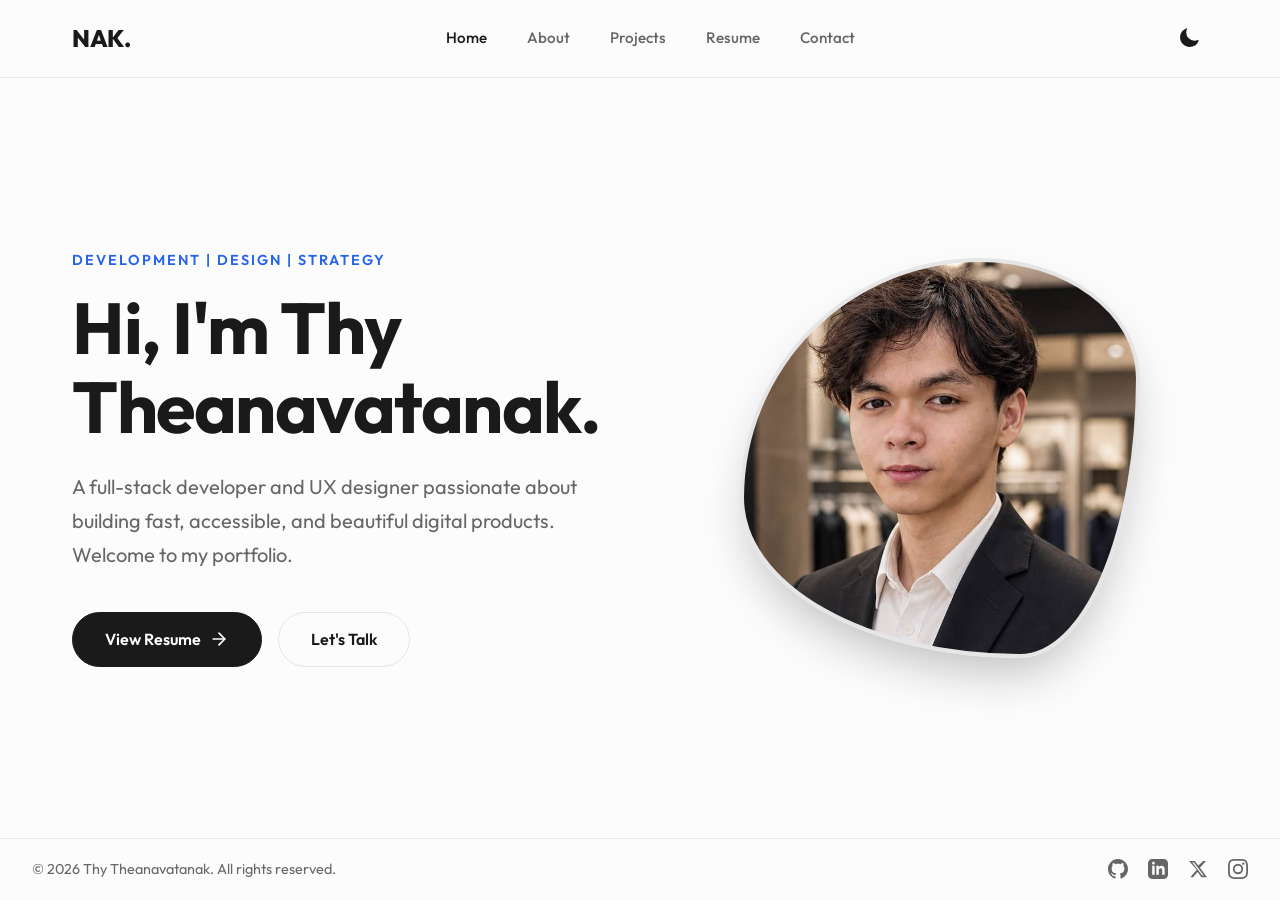
<file: index.html>
<!doctype html>
<html lang="en" data-theme="dark">
  <head>
    <meta charset="UTF-8" />
    <meta name="viewport" content="width=device-width, initial-scale=1" />
    <title>Thy Theanavatanak | Full-Stack Developer & UX Designer</title>
    <!-- SEO -->
    <meta name="description" content="Thy Theanavatanak is a full-stack developer and UX designer crafting clean, performant web experiences. Available for freelance and full-time opportunities." />
    <meta name="author" content="Thy Theanavatanak" />
    <meta name="robots" content="index, follow" />
    <link rel="canonical" href="https://your-username.github.io/portfolio/" />
    <!-- Open Graph -->
    <meta property="og:title" content="Thy Theanavatanak | Full-Stack Developer & UX Designer" />
    <meta property="og:description" content="Full-stack developer and UX designer building clean, performant web experiences." />
    <meta property="og:type" content="website" />
    <meta property="og:url" content="https://your-username.github.io/portfolio/" />
    <!-- Fonts -->
    <link rel="preconnect" href="https://fonts.googleapis.com" />
    <link rel="preconnect" href="https://fonts.gstatic.com" crossorigin />
    <link href="https://fonts.googleapis.com/css2?family=Outfit:wght@300;400;500;600;700;800&display=swap" rel="stylesheet" />
    <!-- Stylesheet -->
    <link rel="stylesheet" href="assets/css/styles.css" />
  </head>
  <body>
    <nav class="navbar" id="navbar">
      <div class="nav-container">
        <a href="index.html" class="nav-brand">NAK.</a>
        <div class="nav-links" id="nav-links">
          <a href="index.html" class="active">Home</a>
          <a href="about.html">About</a>
          <a href="projects.html">Projects</a>
          <a href="resume.html">Resume</a>
          <a href="contact.html">Contact</a>
        </div>
        <div class="nav-controls">
          <button class="theme-toggle" id="theme-toggle" aria-label="Toggle Theme">
            <svg id="theme-icon" xmlns="http://www.w3.org/2000/svg" viewBox="0 0 24 24">
              <path
                d="M12 2.25a.75.75 0 0 1 .75.75v2.25a.75.75 0 0 1-1.5 0V3a.75.75 0 0 1 .75-.75ZM7.5 12a4.5 4.5 0 1 1 9 0 4.5 4.5 0 0 1-9 0ZM18.894 6.166a.75.75 0 0 0-1.06-1.06l-1.591 1.59a.75.75 0 1 0 1.06 1.061l1.591-1.59ZM21.75 12a.75.75 0 0 1-.75.75h-2.25a.75.75 0 0 1 0-1.5H21a.75.75 0 0 1 .75.75ZM17.834 18.894a.75.75 0 0 0 1.06-1.06l-1.59-1.591a.75.75 0 1 0-1.061 1.06l1.59 1.591ZM12 18.75a.75.75 0 0 1 .75.75V21a.75.75 0 0 1-1.5 0v-1.5a.75.75 0 0 1 .75-.75ZM6.166 18.894a.75.75 0 0 1-1.06-1.06l1.59-1.591a.75.75 0 1 1 1.061 1.06l-1.59 1.591ZM2.25 12a.75.75 0 0 1 .75-.75H5.25a.75.75 0 0 1 0 1.5H3a.75.75 0 0 1-.75-.75ZM6.166 6.166a.75.75 0 0 1 1.06-1.06l1.59 1.591a.75.75 0 1 1-1.061 1.06l-1.59-1.591Z"
              />
            </svg>
          </button>
          <button class="mobile-toggle" id="mobile-toggle" aria-label="Toggle Menu">
            <svg xmlns="http://www.w3.org/2000/svg" width="24" height="24" fill="none" viewBox="0 0 24 24" stroke="currentColor" stroke-width="2">
              <path stroke-linecap="round" stroke-linejoin="round" d="M4 6h16M4 12h16m-7 6h7" />
            </svg>
          </button>
        </div>
      </div>
    </nav>
    <main>
      <section class="hero">
        <div class="hero-content">
          <span class="hero-subtitle">Development | Design | Strategy</span>
          <h1 class="hero-title">Hi, I'm Thy Theanavatanak.</h1>
          <p class="hero-desc">A full-stack developer and UX designer passionate about building fast, accessible, and beautiful digital products. Welcome to my portfolio.</p>
          <div class="hero-actions">
            <a href="resume.html" class="btn-primary">
              View Resume
              <svg xmlns="http://www.w3.org/2000/svg" width="20" height="20" viewBox="0 0 24 24" fill="none" stroke="currentColor" stroke-width="2" stroke-linecap="round" stroke-linejoin="round">
                <line x1="5" y1="12" x2="19" y2="12"></line>
                <polyline points="12 5 19 12 12 19"></polyline>
              </svg>
            </a>
            <a href="contact.html" class="btn-secondary">Let's Talk</a>
          </div>
        </div>
        <div class="hero-image-wrapper">
          <img src="assets/images/profile.jpg" alt="Alex Rivera Profile" class="hero-image" />
        </div>
      </section>
    </main>
    <footer>
      <div class="footer-left">&copy; <span id="year">2026</span> Thy Theanavatanak. All rights reserved.</div>
      <div class="socials">
        <a href="https://github.com/your-username" target="_blank" rel="noopener noreferrer" aria-label="GitHub">
          <svg xmlns="http://www.w3.org/2000/svg" width="20" height="20" viewBox="0 0 24 24" fill="currentColor">
            <path
              d="M12 0c-6.626 0-12 5.373-12 12 0 5.302 3.438 9.8 8.207 11.387.599.111.793-.261.793-.577v-2.234c-3.338.726-4.033-1.416-4.033-1.416-.546-1.387-1.333-1.756-1.333-1.756-1.089-.745.083-.729.083-.729 1.205.084 1.839 1.237 1.839 1.237 1.07 1.834 2.807 1.304 3.492.997.107-.775.418-1.305.762-1.604-2.665-.305-5.467-1.334-5.467-5.931 0-1.311.469-2.381 1.236-3.221-.124-.303-.535-1.524.117-3.176 0 0 1.008-.322 3.301 1.23.957-.266 1.983-.399 3.003-.404 1.02.005 2.047.138 3.006.404 2.291-1.552 3.297-1.23 3.297-1.23.653 1.653.242 2.874.118 3.176.77.84 1.235 1.911 1.235 3.221 0 4.609-2.807 5.624-5.479 5.921.43.372.823 1.102.823 2.222v3.293c0 .319.192.694.801.576 4.765-1.589 8.199-6.086 8.199-11.386 0-6.627-5.373-12-12-12z"
            />
          </svg>
        </a>
        <a href="https://www.linkedin.com/in/your-username/" target="_blank" rel="noopener noreferrer" aria-label="LinkedIn">
          <svg xmlns="http://www.w3.org/2000/svg" width="20" height="20" viewBox="0 0 24 24" fill="currentColor"><path d="M19 0h-14c-2.761 0-5 2.239-5 5v14c0 2.761 2.239 5 5 5h14c2.762 0 5-2.239 5-5v-14c0-2.761-2.238-5-5-5zm-11 19h-3v-11h3v11zm-1.5-12.268c-.966 0-1.75-.79-1.75-1.764s.784-1.764 1.75-1.764 1.75.79 1.75 1.764-.783 1.764-1.75 1.764zm13.5 12.268h-3v-5.604c0-3.368-4-3.113-4 0v5.604h-3v-11h3v1.765c1.396-2.586 7-2.777 7 2.476v6.759z" /></svg>
        </a>
        <a href="https://twitter.com/your-username" target="_blank" rel="noopener noreferrer" aria-label="Twitter / X">
          <svg xmlns="http://www.w3.org/2000/svg" width="20" height="20" viewBox="0 0 24 24" fill="currentColor"><path d="M18.244 2.25h3.308l-7.227 8.26 8.502 11.24H16.17l-4.714-6.231-5.401 6.231H2.741l7.73-8.835L1.254 2.25H8.08l4.259 5.622 5.905-5.622Zm-1.161 17.52h1.833L7.084 4.126H5.117z" /></svg>
        </a>
        <a href="https://instagram.com/your-username" target="_blank" rel="noopener noreferrer" aria-label="Instagram">
          <svg xmlns="http://www.w3.org/2000/svg" width="20" height="20" viewBox="0 0 24 24" fill="currentColor">
            <path
              d="M12 2.163c3.204 0 3.584.012 4.85.07 3.252.148 4.771 1.691 4.919 4.919.058 1.265.069 1.645.069 4.849 0 3.205-.012 3.584-.069 4.849-.149 3.225-1.664 4.771-4.919 4.919-1.266.058-1.644.07-4.85.07-3.204 0-3.584-.012-4.849-.07-3.26-.149-4.771-1.699-4.919-4.92-.058-1.265-.07-1.644-.07-4.849 0-3.204.013-3.583.07-4.849.149-3.227 1.664-4.771 4.919-4.919 1.266-.057 1.645-.069 4.849-.069zM12 0C8.741 0 8.333.014 7.053.072 2.695.272.273 2.69.073 7.052.014 8.333 0 8.741 0 12c0 3.259.014 3.668.072 4.948.2 4.358 2.618 6.78 6.98 6.98C8.333 23.986 8.741 24 12 24c3.259 0 3.668-.014 4.948-.072 4.354-.2 6.782-2.618 6.979-6.98.059-1.28.073-1.689.073-4.948 0-3.259-.014-3.667-.072-4.947-.196-4.354-2.617-6.78-6.979-6.98C15.668.014 15.259 0 12 0zm0 5.838a6.162 6.162 0 1 0 0 12.324 6.162 6.162 0 0 0 0-12.324zM12 16a4 4 0 1 1 0-8 4 4 0 0 1 0 8zm6.406-11.845a1.44 1.44 0 1 0 0 2.881 1.44 1.44 0 0 0 0-2.881z"
            />
          </svg>
        </a>
      </div>
    </footer>
    <script src="assets/js/scripts.js"></script>
  </body>
</html>
</file>
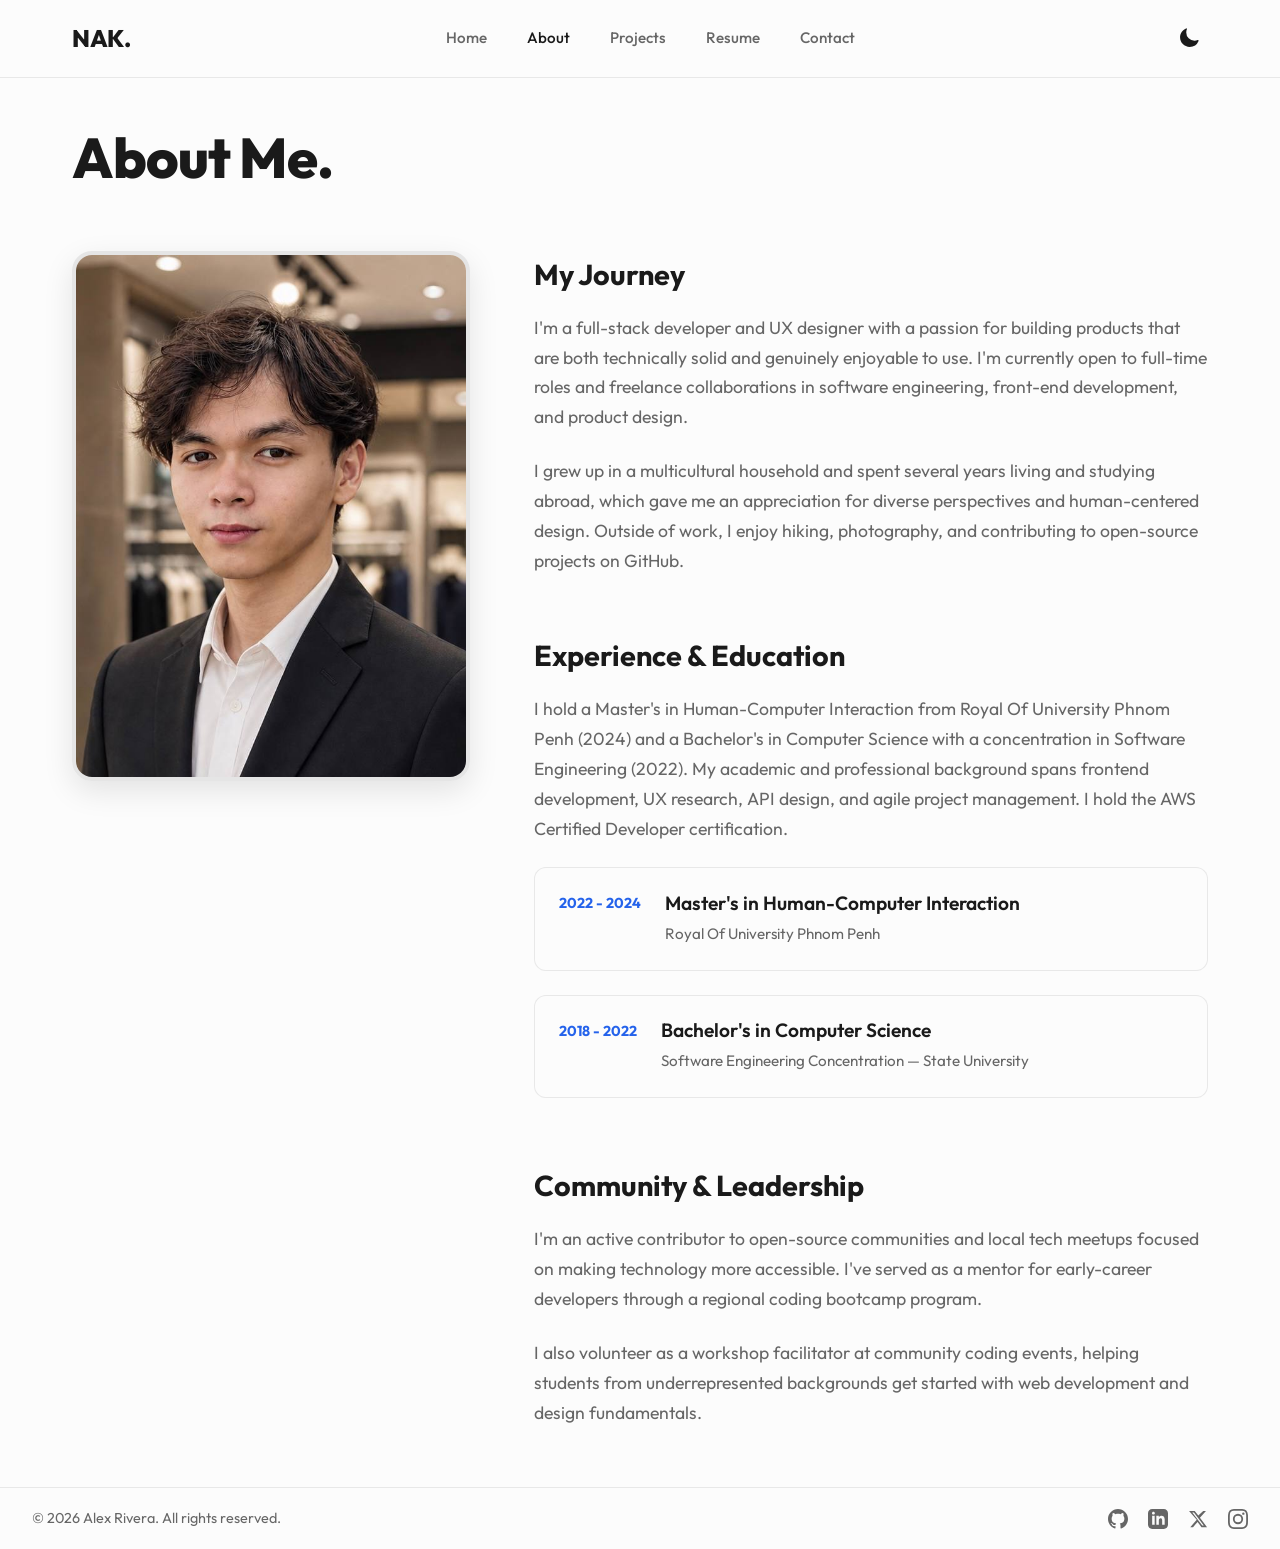
<file: about.html>
<!doctype html>
<html lang="en" data-theme="dark">
  <head>
    <meta charset="UTF-8" />
    <meta name="viewport" content="width=device-width, initial-scale=1" />
    <title>About | Thy Theanavatanak</title>
    <!-- SEO -->
    <meta name="description" content="Learn about Thy Theanavatanak — a full-stack developer and UX designer with a background in computer science, user experience, and product development." />
    <meta name="author" content="Thy Theanavatanak" />
    <meta name="robots" content="index, follow" />
    <link rel="canonical" href="https://your-username.github.io/portfolio/about.html" />
    <!-- Open Graph -->
    <meta property="og:title" content="About | Thy Theanavatanak" />
    <meta property="og:description" content="Learn about Thy Theanavatanak — a full-stack developer and UX designer with a background in computer science and product development." />
    <meta property="og:type" content="website" />
    <meta property="og:url" content="https://your-username.github.io/portfolio/about.html" />
    <!-- Fonts -->
    <link rel="preconnect" href="https://fonts.googleapis.com" />
    <link rel="preconnect" href="https://fonts.gstatic.com" crossorigin />
    <link href="https://fonts.googleapis.com/css2?family=Outfit:wght@300;400;500;600;700;800&display=swap" rel="stylesheet" />
    <!-- Stylesheet -->
    <link rel="stylesheet" href="assets/css/styles.css" />
  </head>
  <body>
    <nav class="navbar" id="navbar">
      <div class="nav-container">
        <a href="index.html" class="nav-brand">NAK.</a>
        <div class="nav-links" id="nav-links">
          <a href="index.html" class="active">Home</a>
          <a href="about.html">About</a>
          <a href="projects.html">Projects</a>
          <a href="resume.html">Resume</a>
          <a href="contact.html">Contact</a>
        </div>
        <div class="nav-controls">
          <button class="theme-toggle" id="theme-toggle" aria-label="Toggle Theme">
            <svg id="theme-icon" xmlns="http://www.w3.org/2000/svg" viewBox="0 0 24 24">
              <path
                d="M12 2.25a.75.75 0 0 1 .75.75v2.25a.75.75 0 0 1-1.5 0V3a.75.75 0 0 1 .75-.75ZM7.5 12a4.5 4.5 0 1 1 9 0 4.5 4.5 0 0 1-9 0ZM18.894 6.166a.75.75 0 0 0-1.06-1.06l-1.591 1.59a.75.75 0 1 0 1.06 1.061l1.591-1.59ZM21.75 12a.75.75 0 0 1-.75.75h-2.25a.75.75 0 0 1 0-1.5H21a.75.75 0 0 1 .75.75ZM17.834 18.894a.75.75 0 0 0 1.06-1.06l-1.59-1.591a.75.75 0 1 0-1.061 1.06l1.59 1.591ZM12 18.75a.75.75 0 0 1 .75.75V21a.75.75 0 0 1-1.5 0v-1.5a.75.75 0 0 1 .75-.75ZM6.166 18.894a.75.75 0 0 1-1.06-1.06l1.59-1.591a.75.75 0 1 1 1.061 1.06l-1.59 1.591ZM2.25 12a.75.75 0 0 1 .75-.75H5.25a.75.75 0 0 1 0 1.5H3a.75.75 0 0 1-.75-.75ZM6.166 6.166a.75.75 0 0 1 1.06-1.06l1.59 1.591a.75.75 0 1 1-1.061 1.06l-1.59-1.591Z"
              />
            </svg>
          </button>
          <button class="mobile-toggle" id="mobile-toggle" aria-label="Toggle Menu">
            <svg xmlns="http://www.w3.org/2000/svg" width="24" height="24" fill="none" viewBox="0 0 24 24" stroke="currentColor" stroke-width="2">
              <path stroke-linecap="round" stroke-linejoin="round" d="M4 6h16M4 12h16m-7 6h7" />
            </svg>
          </button>
        </div>
      </div>
    </nav>
    <main class="page-main">
      <div class="page-container">
        <h1 class="page-title">About Me.</h1>
        <div class="about-grid">
          <div class="about-image-col">
            <div class="image-stack">
              <img src="assets/images/profile.jpg" alt="Alex Rivera" class="stack-img main-img" loading="lazy" />
            </div>
          </div>
          <div class="about-text-col">
            <h2 class="section-heading">My Journey</h2>
            <p class="section-text">I'm a full-stack developer and UX designer with a passion for building products that are both technically solid and genuinely enjoyable to use. I'm currently open to full-time roles and freelance collaborations in software engineering, front-end development, and product design.</p>
            <p class="section-text">I grew up in a multicultural household and spent several years living and studying abroad, which gave me an appreciation for diverse perspectives and human-centered design. Outside of work, I enjoy hiking, photography, and contributing to open-source projects on GitHub.</p>
            <h2 class="section-heading mt-2">Experience &amp; Education</h2>
            <p class="section-text">I hold a Master's in Human-Computer Interaction from Royal Of University Phnom Penh (2024) and a Bachelor's in Computer Science with a concentration in Software Engineering (2022). My academic and professional background spans frontend development, UX research, API design, and agile project management. I hold the AWS Certified Developer certification.</p>
            <!-- <div class="carousel" id="carousel">
              <div class="carousel-slides" id="carousel-slides">
                <img src="assets/images/workspace.jpg" alt="Modern tech office workspace" class="carousel-slide" loading="lazy" />
                <img src="assets/images/team-collaboration.jpg" alt="Team collaboration and brainstorming" class="carousel-slide" loading="lazy" />
                <img src="assets/images/tech-conference.jpg" alt="Tech conference and professional development" class="carousel-slide" loading="lazy" />
              </div>
              <div class="carousel-controls">
                <button class="carousel-btn" id="prev" aria-label="Previous Slide">
                  <svg xmlns="http://www.w3.org/2000/svg" width="24" height="24" viewBox="0 0 24 24" fill="none" stroke="currentColor" stroke-width="2" stroke-linecap="round" stroke-linejoin="round" data-lucide="chevron-left" aria-hidden="true" style="width: 18px; height: 18px" class="lucide lucide-chevron-left"><path d="m15 18-6-6 6-6"></path></svg>
                </button>
                <button class="carousel-btn" id="next" aria-label="Next Slide">
                  <svg xmlns="http://www.w3.org/2000/svg" width="24" height="24" viewBox="0 0 24 24" fill="none" stroke="currentColor" stroke-width="2" stroke-linecap="round" stroke-linejoin="round" data-lucide="chevron-right" aria-hidden="true" style="width: 18px; height: 18px" class="lucide lucide-chevron-right"><path d="m9 18 6-6-6-6"></path></svg>
                </button>
              </div>
            </div> -->
            <div class="experience-list">
              <div class="exp-item">
                <span class="exp-year">2022 - 2024</span>
                <div class="exp-details">
                  <h3>Master's in Human-Computer Interaction</h3>
                  <p>Royal Of University Phnom Penh</p>
                </div>
              </div>
              <div class="exp-item">
                <span class="exp-year">2018 - 2022</span>
                <div class="exp-details">
                  <h3>Bachelor's in Computer Science</h3>
                  <p>Software Engineering Concentration — State University</p>
                </div>
              </div>
            </div>
            <h2 class="section-heading mt-2">Community &amp; Leadership</h2>
            <p class="section-text">I'm an active contributor to open-source communities and local tech meetups focused on making technology more accessible. I've served as a mentor for early-career developers through a regional coding bootcamp program.</p>
            <p class="section-text">I also volunteer as a workshop facilitator at community coding events, helping students from underrepresented backgrounds get started with web development and design fundamentals.</p>
          </div>
        </div>
      </div>
    </main>
    <footer>
      <div class="footer-left">&copy; <span id="year">2026</span> Alex Rivera. All rights reserved.</div>
      <div class="socials">
        <a href="https://github.com/your-username" target="_blank" rel="noopener noreferrer" aria-label="GitHub">
          <svg xmlns="http://www.w3.org/2000/svg" width="20" height="20" viewBox="0 0 24 24" fill="currentColor">
            <path
              d="M12 0c-6.626 0-12 5.373-12 12 0 5.302 3.438 9.8 8.207 11.387.599.111.793-.261.793-.577v-2.234c-3.338.726-4.033-1.416-4.033-1.416-.546-1.387-1.333-1.756-1.333-1.756-1.089-.745.083-.729.083-.729 1.205.084 1.839 1.237 1.839 1.237 1.07 1.834 2.807 1.304 3.492.997.107-.775.418-1.305.762-1.604-2.665-.305-5.467-1.334-5.467-5.931 0-1.311.469-2.381 1.236-3.221-.124-.303-.535-1.524.117-3.176 0 0 1.008-.322 3.301 1.23.957-.266 1.983-.399 3.003-.404 1.02.005 2.047.138 3.006.404 2.291-1.552 3.297-1.23 3.297-1.23.653 1.653.242 2.874.118 3.176.77.84 1.235 1.911 1.235 3.221 0 4.609-2.807 5.624-5.479 5.921.43.372.823 1.102.823 2.222v3.293c0 .319.192.694.801.576 4.765-1.589 8.199-6.086 8.199-11.386 0-6.627-5.373-12-12-12z"
            />
          </svg>
        </a>
        <a href="https://www.linkedin.com/in/your-username/" target="_blank" rel="noopener noreferrer" aria-label="LinkedIn">
          <svg xmlns="http://www.w3.org/2000/svg" width="20" height="20" viewBox="0 0 24 24" fill="currentColor"><path d="M19 0h-14c-2.761 0-5 2.239-5 5v14c0 2.761 2.239 5 5 5h14c2.762 0 5-2.239 5-5v-14c0-2.761-2.238-5-5-5zm-11 19h-3v-11h3v11zm-1.5-12.268c-.966 0-1.75-.79-1.75-1.764s.784-1.764 1.75-1.764 1.75.79 1.75 1.764-.783 1.764-1.75 1.764zm13.5 12.268h-3v-5.604c0-3.368-4-3.113-4 0v5.604h-3v-11h3v1.765c1.396-2.586 7-2.777 7 2.476v6.759z" /></svg>
        </a>
        <a href="https://twitter.com/your-username" target="_blank" rel="noopener noreferrer" aria-label="Twitter / X">
          <svg xmlns="http://www.w3.org/2000/svg" width="20" height="20" viewBox="0 0 24 24" fill="currentColor"><path d="M18.244 2.25h3.308l-7.227 8.26 8.502 11.24H16.17l-4.714-6.231-5.401 6.231H2.741l7.73-8.835L1.254 2.25H8.08l4.259 5.622 5.905-5.622Zm-1.161 17.52h1.833L7.084 4.126H5.117z" /></svg>
        </a>
        <a href="https://instagram.com/your-username" target="_blank" rel="noopener noreferrer" aria-label="Instagram">
          <svg xmlns="http://www.w3.org/2000/svg" width="20" height="20" viewBox="0 0 24 24" fill="currentColor">
            <path
              d="M12 2.163c3.204 0 3.584.012 4.85.07 3.252.148 4.771 1.691 4.919 4.919.058 1.265.069 1.645.069 4.849 0 3.205-.012 3.584-.069 4.849-.149 3.225-1.664 4.771-4.919 4.919-1.266.058-1.644.07-4.85.07-3.204 0-3.584-.012-4.849-.07-3.26-.149-4.771-1.699-4.919-4.92-.058-1.265-.07-1.644-.07-4.849 0-3.204.013-3.583.07-4.849.149-3.227 1.664-4.771 4.919-4.919 1.266-.057 1.645-.069 4.849-.069zM12 0C8.741 0 8.333.014 7.053.072 2.695.272.273 2.69.073 7.052.014 8.333 0 8.741 0 12c0 3.259.014 3.668.072 4.948.2 4.358 2.618 6.78 6.98 6.98C8.333 23.986 8.741 24 12 24c3.259 0 3.668-.014 4.948-.072 4.354-.2 6.782-2.618 6.979-6.98.059-1.28.073-1.689.073-4.948 0-3.259-.014-3.667-.072-4.947-.196-4.354-2.617-6.78-6.979-6.98C15.668.014 15.259 0 12 0zm0 5.838a6.162 6.162 0 1 0 0 12.324 6.162 6.162 0 0 0 0-12.324zM12 16a4 4 0 1 1 0-8 4 4 0 0 1 0 8zm6.406-11.845a1.44 1.44 0 1 0 0 2.881 1.44 1.44 0 0 0 0-2.881z"
            />
          </svg>
        </a>
      </div>
    </footer>
    <script src="assets/js/scripts.js"></script>
  </body>
</html>
</file>
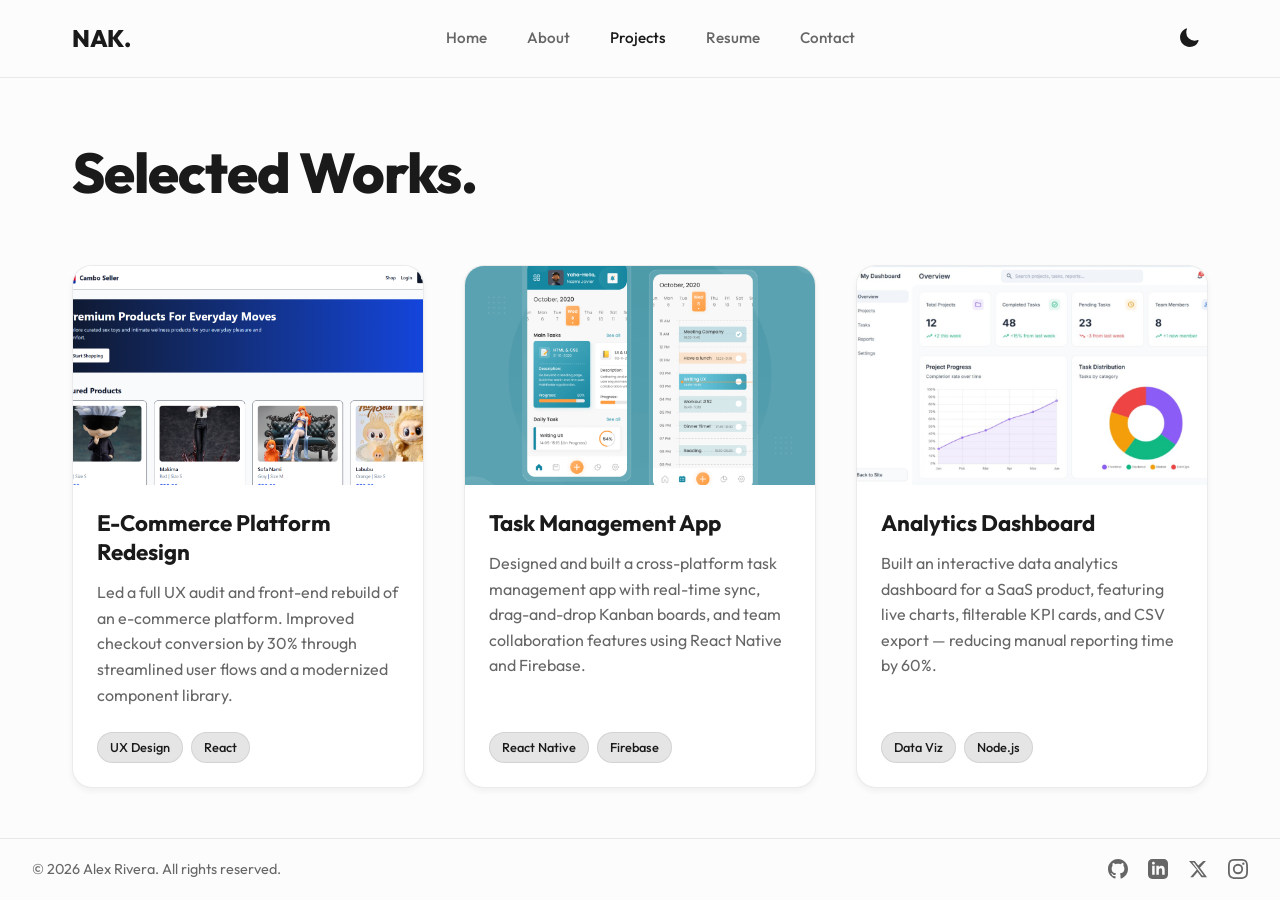
<file: projects.html>
<!doctype html>
<html lang="en" data-theme="dark">
  <head>
    <meta charset="UTF-8" />
    <meta name="viewport" content="width=device-width, initial-scale=1" />
    <title>Projects | Thy Theanavatanak</title>
    <!-- SEO -->
    <meta name="description" content="Browse Thy Theanavatanak's portfolio of development and design projects, including web applications, UI redesigns, and open-source contributions." />
    <meta name="author" content="Thy Theanavatanak" />
    <meta name="robots" content="index, follow" />
    <link rel="canonical" href="https://your-username.github.io/portfolio/projects.html" />
    <!-- Open Graph -->
    <meta property="og:title" content="Projects | Thy Theanavatanak" />
    <meta property="og:description" content="Browse Thy Theanavatanak's portfolio of development and design projects, including web applications, UI redesigns, and open-source contributions." />
    <meta property="og:type" content="website" />
    <meta property="og:url" content="https://your-username.github.io/portfolio/projects.html" />
    <!-- Fonts -->
    <link rel="preconnect" href="https://fonts.googleapis.com" />
    <link rel="preconnect" href="https://fonts.gstatic.com" crossorigin />
    <link href="https://fonts.googleapis.com/css2?family=Outfit:wght@300;400;500;600;700;800&display=swap" rel="stylesheet" />
    <!-- Stylesheet -->
    <link rel="stylesheet" href="assets/css/styles.css" />
  </head>
  <body>
    <nav class="navbar" id="navbar">
      <div class="nav-container">
        <a href="index.html" class="nav-brand">NAK.</a>
        <div class="nav-links" id="nav-links">
          <a href="index.html" class="active">Home</a>
          <a href="about.html">About</a>
          <a href="projects.html">Projects</a>
          <a href="resume.html">Resume</a>
          <a href="contact.html">Contact</a>
        </div>
        <div class="nav-controls">
          <button class="theme-toggle" id="theme-toggle" aria-label="Toggle Theme">
            <svg id="theme-icon" xmlns="http://www.w3.org/2000/svg" viewBox="0 0 24 24">
              <path
                d="M12 2.25a.75.75 0 0 1 .75.75v2.25a.75.75 0 0 1-1.5 0V3a.75.75 0 0 1 .75-.75ZM7.5 12a4.5 4.5 0 1 1 9 0 4.5 4.5 0 0 1-9 0ZM18.894 6.166a.75.75 0 0 0-1.06-1.06l-1.591 1.59a.75.75 0 1 0 1.06 1.061l1.591-1.59ZM21.75 12a.75.75 0 0 1-.75.75h-2.25a.75.75 0 0 1 0-1.5H21a.75.75 0 0 1 .75.75ZM17.834 18.894a.75.75 0 0 0 1.06-1.06l-1.59-1.591a.75.75 0 1 0-1.061 1.06l1.59 1.591ZM12 18.75a.75.75 0 0 1 .75.75V21a.75.75 0 0 1-1.5 0v-1.5a.75.75 0 0 1 .75-.75ZM6.166 18.894a.75.75 0 0 1-1.06-1.06l1.59-1.591a.75.75 0 1 1 1.061 1.06l-1.59 1.591ZM2.25 12a.75.75 0 0 1 .75-.75H5.25a.75.75 0 0 1 0 1.5H3a.75.75 0 0 1-.75-.75ZM6.166 6.166a.75.75 0 0 1 1.06-1.06l1.59 1.591a.75.75 0 1 1-1.061 1.06l-1.59-1.591Z"
              />
            </svg>
          </button>
          <button class="mobile-toggle" id="mobile-toggle" aria-label="Toggle Menu">
            <svg xmlns="http://www.w3.org/2000/svg" width="24" height="24" fill="none" viewBox="0 0 24 24" stroke="currentColor" stroke-width="2">
              <path stroke-linecap="round" stroke-linejoin="round" d="M4 6h16M4 12h16m-7 6h7" />
            </svg>
          </button>
        </div>
      </div>
    </nav>
    <main class="page-main">
      <div class="page-container">
        <h1 class="page-title">Selected Works.</h1>
        <div class="projects-grid">
          <!-- Project 1: E-commerce Platform Redesign -->
          <div class="project-card">
            <div class="project-img-wrapper">
              <img src="assets/images/Ecommerce.png" alt="E-commerce Platform Redesign" class="project-img" loading="lazy" />
              <div class="project-overlay">
                <a href="#" target="_blank" rel="noopener noreferrer" class="overlay-btn">
                  <svg xmlns="http://www.w3.org/2000/svg" width="18" height="18" viewBox="0 0 24 24" fill="none" stroke="currentColor" stroke-width="2" stroke-linecap="round" stroke-linejoin="round">
                    <path d="M10 13a5 5 0 0 0 7.54.54l3-3a5 5 0 0 0-7.07-7.07l-1.72 1.71"></path>
                    <path d="M14 11a5 5 0 0 0-7.54-.54l-3 3a5 5 0 0 0 7.07 7.07l1.71-1.71"></path>
                  </svg>
                  View Project
                </a>
              </div>
            </div>
            <div class="project-info">
              <h2 class="project-title">E-Commerce Platform Redesign</h2>
              <p class="project-desc">Led a full UX audit and front-end rebuild of an e-commerce platform. Improved checkout conversion by 30% through streamlined user flows and a modernized component library.</p>
              <div class="project-tags">
                <span class="tag">UX Design</span>
                <span class="tag">React</span>
              </div>
            </div>
          </div>
          <!-- Project 2: Task Management App -->
          <div class="project-card">
            <div class="project-img-wrapper">
              <img src="assets/images/task-management-app.png" alt="Task Management Mobile App" class="project-img" loading="lazy" />
              <div class="project-overlay">
                <a href="#" target="_blank" rel="noopener noreferrer" class="overlay-btn">
                  <svg xmlns="http://www.w3.org/2000/svg" width="18" height="18" viewBox="0 0 24 24" fill="none" stroke="currentColor" stroke-width="2" stroke-linecap="round" stroke-linejoin="round">
                    <path d="M10 13a5 5 0 0 0 7.54.54l3-3a5 5 0 0 0-7.07-7.07l-1.72 1.71"></path>
                    <path d="M14 11a5 5 0 0 0-7.54-.54l-3 3a5 5 0 0 0 7.07 7.07l1.71-1.71"></path>
                  </svg>
                  View Project
                </a>
              </div>
            </div>
            <div class="project-info">
              <h2 class="project-title">Task Management App</h2>
              <p class="project-desc">Designed and built a cross-platform task management app with real-time sync, drag-and-drop Kanban boards, and team collaboration features using React Native and Firebase.</p>
              <div class="project-tags">
                <span class="tag">React Native</span>
                <span class="tag">Firebase</span>
              </div>
            </div>
          </div>
          <!-- Project 3: Analytics Dashboard -->
          <div class="project-card">
            <div class="project-img-wrapper">
              <img src="assets/images/dash.png" alt="Analytics Dashboard" class="project-img" loading="lazy" />
              <div class="project-overlay">
                <a href="#" target="_blank" rel="noopener noreferrer" class="overlay-btn">
                  <svg xmlns="http://www.w3.org/2000/svg" width="18" height="18" viewBox="0 0 24 24" fill="none" stroke="currentColor" stroke-width="2" stroke-linecap="round" stroke-linejoin="round">
                    <path d="M10 13a5 5 0 0 0 7.54.54l3-3a5 5 0 0 0-7.07-7.07l-1.72 1.71"></path>
                    <path d="M14 11a5 5 0 0 0-7.54-.54l-3 3a5 5 0 0 0 7.07 7.07l1.71-1.71"></path>
                  </svg>
                  View Project
                </a>
              </div>
            </div>
            <div class="project-info">
              <h2 class="project-title">Analytics Dashboard</h2>
              <p class="project-desc">Built an interactive data analytics dashboard for a SaaS product, featuring live charts, filterable KPI cards, and CSV export — reducing manual reporting time by 60%.</p>
              <div class="project-tags">
                <span class="tag">Data Viz</span>
                <span class="tag">Node.js</span>
              </div>
            </div>
          </div>
        </div>
      </div>
    </main>
    <footer>
      <div class="footer-left">&copy; <span id="year">2026</span> Alex Rivera. All rights reserved.</div>
      <div class="socials">
        <a href="https://github.com/your-username" target="_blank" rel="noopener noreferrer" aria-label="GitHub">
          <svg xmlns="http://www.w3.org/2000/svg" width="20" height="20" viewBox="0 0 24 24" fill="currentColor">
            <path
              d="M12 0c-6.626 0-12 5.373-12 12 0 5.302 3.438 9.8 8.207 11.387.599.111.793-.261.793-.577v-2.234c-3.338.726-4.033-1.416-4.033-1.416-.546-1.387-1.333-1.756-1.333-1.756-1.089-.745.083-.729.083-.729 1.205.084 1.839 1.237 1.839 1.237 1.07 1.834 2.807 1.304 3.492.997.107-.775.418-1.305.762-1.604-2.665-.305-5.467-1.334-5.467-5.931 0-1.311.469-2.381 1.236-3.221-.124-.303-.535-1.524.117-3.176 0 0 1.008-.322 3.301 1.23.957-.266 1.983-.399 3.003-.404 1.02.005 2.047.138 3.006.404 2.291-1.552 3.297-1.23 3.297-1.23.653 1.653.242 2.874.118 3.176.77.84 1.235 1.911 1.235 3.221 0 4.609-2.807 5.624-5.479 5.921.43.372.823 1.102.823 2.222v3.293c0 .319.192.694.801.576 4.765-1.589 8.199-6.086 8.199-11.386 0-6.627-5.373-12-12-12z"
            />
          </svg>
        </a>
        <a href="https://www.linkedin.com/in/your-username/" target="_blank" rel="noopener noreferrer" aria-label="LinkedIn">
          <svg xmlns="http://www.w3.org/2000/svg" width="20" height="20" viewBox="0 0 24 24" fill="currentColor"><path d="M19 0h-14c-2.761 0-5 2.239-5 5v14c0 2.761 2.239 5 5 5h14c2.762 0 5-2.239 5-5v-14c0-2.761-2.238-5-5-5zm-11 19h-3v-11h3v11zm-1.5-12.268c-.966 0-1.75-.79-1.75-1.764s.784-1.764 1.75-1.764 1.75.79 1.75 1.764-.783 1.764-1.75 1.764zm13.5 12.268h-3v-5.604c0-3.368-4-3.113-4 0v5.604h-3v-11h3v1.765c1.396-2.586 7-2.777 7 2.476v6.759z" /></svg>
        </a>
        <a href="https://twitter.com/your-username" target="_blank" rel="noopener noreferrer" aria-label="Twitter / X">
          <svg xmlns="http://www.w3.org/2000/svg" width="20" height="20" viewBox="0 0 24 24" fill="currentColor"><path d="M18.244 2.25h3.308l-7.227 8.26 8.502 11.24H16.17l-4.714-6.231-5.401 6.231H2.741l7.73-8.835L1.254 2.25H8.08l4.259 5.622 5.905-5.622Zm-1.161 17.52h1.833L7.084 4.126H5.117z" /></svg>
        </a>
        <a href="https://instagram.com/your-username" target="_blank" rel="noopener noreferrer" aria-label="Instagram">
          <svg xmlns="http://www.w3.org/2000/svg" width="20" height="20" viewBox="0 0 24 24" fill="currentColor">
            <path
              d="M12 2.163c3.204 0 3.584.012 4.85.07 3.252.148 4.771 1.691 4.919 4.919.058 1.265.069 1.645.069 4.849 0 3.205-.012 3.584-.069 4.849-.149 3.225-1.664 4.771-4.919 4.919-1.266.058-1.644.07-4.85.07-3.204 0-3.584-.012-4.849-.07-3.26-.149-4.771-1.699-4.919-4.92-.058-1.265-.07-1.644-.07-4.849 0-3.204.013-3.583.07-4.849.149-3.227 1.664-4.771 4.919-4.919 1.266-.057 1.645-.069 4.849-.069zM12 0C8.741 0 8.333.014 7.053.072 2.695.272.273 2.69.073 7.052.014 8.333 0 8.741 0 12c0 3.259.014 3.668.072 4.948.2 4.358 2.618 6.78 6.98 6.98C8.333 23.986 8.741 24 12 24c3.259 0 3.668-.014 4.948-.072 4.354-.2 6.782-2.618 6.979-6.98.059-1.28.073-1.689.073-4.948 0-3.259-.014-3.667-.072-4.947-.196-4.354-2.617-6.78-6.979-6.98C15.668.014 15.259 0 12 0zm0 5.838a6.162 6.162 0 1 0 0 12.324 6.162 6.162 0 0 0 0-12.324zM12 16a4 4 0 1 1 0-8 4 4 0 0 1 0 8zm6.406-11.845a1.44 1.44 0 1 0 0 2.881 1.44 1.44 0 0 0 0-2.881z"
            />
          </svg>
        </a>
      </div>
    </footer>
    <script src="assets/js/scripts.js"></script>
  </body>
</html>
</file>
<file: assets/css/styles.css>
:root {
  /* Light Theme */
  --bg-color: #fcfcfc;
  --text-main: #1a1a1a;
  --text-muted: #666666;
  --accent: #2563eb;
  --nav-bg: rgba(252, 252, 252, 0.85);
  --nav-border: rgba(0, 0, 0, 0.08);
  --card-bg: #fff;
  --btn-bg: #1a1a1a;
  --btn-text: #ffffff;
  --btn-hover: #333333;
  --btn-sec-bg: transparent;
  --btn-sec-text: #1a1a1a;
  --btn-sec-border: #e5e5e5;
  --btn-sec-hover: #f5f5f5;
}
[data-theme="dark"] {
  /* Dark Theme */
  --bg-color: #0d0d0d;
  --text-main: #f2f2f2;
  --text-muted: #a1a1aa;
  --accent: #60a5fa;
  --nav-bg: rgba(13, 13, 13, 0.85);
  --nav-border: rgba(255, 255, 255, 0.08);
  --card-bg: #161616;
  --btn-bg: #f2f2f2;
  --btn-text: #0d0d0d;
  --btn-hover: #d4d4d4;
  --btn-sec-bg: transparent;
  --btn-sec-text: #f2f2f2;
  --btn-sec-border: #333333;
  --btn-sec-hover: #1a1a1a;
}
* {
  margin: 0;
  padding: 0;
  box-sizing: border-box;
}
body {
  font-family: "Outfit", sans-serif;
  background-color: var(--bg-color);
  color: var(--text-main);
  line-height: 1.6;
  transition:
    background-color 0.4s ease,
    color 0.4s ease;
  min-height: 100vh;
  display: flex;
  flex-direction: column;
}
::selection {
  background: var(--accent);
  color: #fff;
}
/* Navigation */
.navbar {
  position: sticky;
  top: 0;
  width: 100%;
  background: var(--nav-bg);
  backdrop-filter: blur(12px);
  -webkit-backdrop-filter: blur(12px);
  border-bottom: 1px solid var(--nav-border);
  z-index: 1000;
  transition:
    background 0.4s ease,
    border-color 0.4s ease,
    padding 0.3s ease;
}
.nav-container {
  width: 100%;
  max-width: 1200px;
  margin: 0 auto;
  padding: 1.2rem 2rem;
  display: flex;
  justify-content: space-between;
  align-items: center;
}
.nav-brand {
  font-size: 1.5rem;
  font-weight: 800;
  letter-spacing: -0.5px;
  text-decoration: none;
  color: var(--text-main);
}
.nav-links {
  display: flex;
  gap: 2.5rem;
  align-items: center;
}
.nav-links a {
  text-decoration: none;
  color: var(--text-muted);
  font-weight: 500;
  font-size: 0.95rem;
  transition: color 0.3s ease;
  position: relative;
}
.nav-links a:hover,
.nav-links a.active {
  color: var(--text-main);
}
.nav-controls {
  display: flex;
  align-items: center;
  gap: 1rem;
}
/* Theme Toggle */
.theme-toggle {
  background: none;
  border: none;
  color: var(--text-main);
  cursor: pointer;
  display: flex;
  align-items: center;
  justify-content: center;
  padding: 0.5rem;
  border-radius: 50%;
  transition:
    background-color 0.3s ease,
    transform 0.3s ease;
}
.theme-toggle:hover {
  background-color: var(--nav-border);
  transform: scale(1.05);
}
.theme-toggle svg {
  width: 22px;
  height: 22px;
  fill: currentColor;
}
.mobile-toggle {
  display: none;
  background: none;
  border: none;
  color: var(--text-main);
  cursor: pointer;
  padding: 0.5rem;
}
/* Main Content (Hero) */
main {
  flex: 1;
  display: flex;
  align-items: center;
  justify-content: center;
}
.hero {
  max-width: 1200px;
  padding: 1.2rem 2rem;
  width: 100%;
  display: flex;
  align-items: center;
  justify-content: space-between;
  gap: 4rem;
  text-align: left;
  animation: fadeUp 1s cubic-bezier(0.16, 1, 0.3, 1) forwards;
  opacity: 0;
  transform: translateY(30px);
}
.hero-content {
  flex: 1;
  max-width: 600px;
}
.hero-image-wrapper {
  flex: 1;
  display: flex;
  justify-content: center;
  align-items: center;
  position: relative;
}
.hero-image {
  width: 100%;
  max-width: 400px;
  height: 400px;
  object-fit: cover;
  border-radius: 60% 40% 30% 70% / 60% 30% 70% 40%;
  box-shadow: 0 25px 50px -12px rgba(0, 0, 0, 0.25);
  border: 4px solid var(--btn-sec-border);
  animation: blob-morph 12s ease-in-out infinite;
  transition:
    transform 0.4s ease,
    border-color 0.4s ease;
}
.hero-image:hover {
  transform: translateY(-10px) scale(1.02);
  border-color: var(--accent);
}
@keyframes blob-morph {
  0%,
  100% {
    border-radius: 60% 40% 30% 70% / 60% 30% 70% 40%;
  }
  33% {
    border-radius: 30% 60% 70% 40% / 50% 60% 30% 60%;
  }
  66% {
    border-radius: 73% 27% 41% 59% / 40% 58% 42% 50%;
  }
}
.hero-subtitle {
  font-size: 0.9rem;
  font-weight: 600;
  color: var(--accent);
  margin-bottom: 1rem;
  letter-spacing: 2px;
  text-transform: uppercase;
  display: block;
}
.hero-title {
  font-size: 4.5rem;
  font-weight: 700;
  line-height: 1.1;
  margin-bottom: 1.5rem;
  letter-spacing: -1.5px;
  color: var(--text-main);
}
.hero-desc {
  font-size: 1.25rem;
  color: var(--text-muted);
  max-width: 650px;
  margin-bottom: 2.5rem;
  line-height: 1.7;
}
.hero-actions {
  display: flex;
  gap: 1rem;
  align-items: center;
}
.btn-primary,
.btn-secondary {
  display: inline-flex;
  align-items: center;
  gap: 0.5rem;
  cursor: pointer;
  padding: 0.85rem 2rem;
  border-radius: 50px;
  text-decoration: none;
  font-weight: 600;
  font-size: 1rem;
  transition: all 0.3s ease;
}
.btn-primary {
  background-color: var(--btn-bg);
  color: var(--btn-text);
  border: 1px solid var(--btn-bg);
}
.btn-primary:hover {
  background-color: var(--btn-hover);
  border-color: var(--btn-hover);
  transform: translateY(-2px);
  box-shadow: 0 10px 20px rgba(0, 0, 0, 0.1);
}
.btn-primary svg {
  transition: transform 0.3s ease;
}
.btn-primary:hover svg {
  transform: translateX(5px);
}
.btn-secondary {
  background-color: var(--btn-sec-bg);
  color: var(--btn-sec-text);
  border: 1px solid var(--btn-sec-border);
}
.btn-secondary:hover {
  background-color: var(--btn-sec-hover);
  border-color: var(--text-muted);
  transform: translateY(-2px);
}
/* Footer */
footer {
  padding: 1.2rem 2rem;
  display: flex;
  justify-content: space-between;
  align-items: center;
  border-top: 1px solid var(--nav-border);
  font-size: 0.9rem;
  color: var(--text-muted);
}
.socials {
  display: flex;
  gap: 1.25rem;
}
.socials a {
  color: var(--text-muted);
  transition:
    color 0.3s ease,
    transform 0.3s ease;
  display: flex;
}
.socials a:hover {
  color: var(--text-main);
  transform: translateY(-2px);
}
/* Page Shared Layout */
.page-main {
  padding: 1rem 0;
}
.page-container {
  max-width: 1200px;
  width: 100%;
  margin: 0 auto;
  padding: 1.2rem 2rem;
  animation: fadeUp 1s cubic-bezier(0.16, 1, 0.3, 1) forwards;
  opacity: 0;
  transform: translateY(30px);
}
.page-title {
  font-size: 3.5rem;
  font-weight: 800;
  margin-bottom: 3rem;
  letter-spacing: -1px;
}
.section-heading {
  font-size: 1.8rem;
  font-weight: 700;
  margin-bottom: 1rem;
  color: var(--text-main);
  position: relative;
  display: inline-block;
}
.section-heading.mt-2 {
  margin-top: 2rem;
}
.section-text {
  font-size: 1.1rem;
  color: var(--text-muted);
  margin-bottom: 1.5rem;
  line-height: 1.7;
}
.text-link {
  color: var(--accent);
  text-decoration: none;
  font-weight: 500;
  transition: color 0.3s ease;
}
.text-link:hover {
  color: var(--text-main);
  text-decoration: underline;
}
/* About Page Specific Layout */
.about-grid {
  display: flex;
  gap: 4rem;
  align-items: flex-start;
}
.about-image-col {
  flex: 0 0 35%;
  position: sticky;
  top: 8rem;
}
.about-text-col {
  flex: 1;
}
.image-stack {
  position: relative;
  width: 100%;
  aspect-ratio: 3/4;
}
.stack-img {
  width: 100%;
  height: 100%;
  object-fit: cover;
  border-radius: 20px;
  box-shadow: 0 10px 30px rgba(0, 0, 0, 0.1);
  border: 4px solid var(--btn-sec-border);
  transition: transform 0.3s ease;
}
.stack-img:hover {
  transform: scale(1.02);
}
.experience-list {
  display: flex;
  flex-direction: column;
  gap: 1.5rem;
  margin-top: 1rem;
  margin-bottom: 2rem;
}
.exp-item {
  display: flex;
  gap: 1.5rem;
  padding: 1.5rem;
  background-color: var(--nav-bg);
  border: 1px solid var(--nav-border);
  border-radius: 12px;
  transition:
    transform 0.3s ease,
    box-shadow 0.3s ease;
}
.exp-item:hover {
  transform: translateY(-3px);
  box-shadow: 0 5px 15px rgba(0, 0, 0, 0.05);
  border-color: var(--nav-border);
}
.exp-year {
  font-weight: 700;
  color: var(--accent);
  font-size: 0.9rem;
  white-space: nowrap;
}
.exp-details h3 {
  font-size: 1.2rem;
  font-weight: 600;
  margin-bottom: 0.2rem;
  margin-top: -0.3rem;
  color: var(--text-main);
}
.exp-details p {
  color: var(--text-muted);
  font-size: 0.95rem;
}
/* Projects Page Layout */
.projects-grid {
  display: grid;
  grid-template-columns: repeat(auto-fill, minmax(300px, 1fr));
  gap: 2.5rem;
  margin-top: 1rem;
}
.project-card {
  background: var(--card-bg);
  border: 1px solid var(--nav-border);
  border-radius: 20px;
  overflow: hidden;
  display: flex;
  flex-direction: column;
  box-shadow: 0 3px 6px rgba(0, 0, 0, 0.05);
  transition:
    transform 0.4s ease,
    box-shadow 0.4s ease,
    border-color 0.4s ease;
}
.project-card:hover {
  transform: translateY(-8px);
  box-shadow: 0 15px 35px rgba(0, 0, 0, 0.1);
  border-color: var(--accent);
}
.project-img-wrapper {
  position: relative;
  width: 100%;
  aspect-ratio: 16/10;
  overflow: hidden;
}
.project-img {
  width: 100%;
  height: 100%;
  object-fit: cover;
  transition: transform 0.6s ease;
}
.project-card:hover .project-img {
  transform: scale(1.05);
}
.project-overlay {
  position: absolute;
  top: 0;
  left: 0;
  width: 100%;
  height: 100%;
  background: rgba(0, 0, 0, 0.65);
  display: flex;
  align-items: center;
  justify-content: center;
  opacity: 0;
  transition: opacity 0.3s ease;
  backdrop-filter: blur(2px);
  -webkit-backdrop-filter: blur(2px);
}
.project-card:hover .project-overlay {
  opacity: 1;
}
.overlay-btn {
  background: var(--bg-color);
  color: var(--text-main);
  padding: 0.75rem 1.5rem;
  border-radius: 30px;
  font-weight: 600;
  display: flex;
  align-items: center;
  gap: 0.5rem;
  transform: translateY(20px);
  transition:
    transform 0.3s ease,
    background 0.3s ease,
    color 0.3s ease;
  text-decoration: none;
}
.project-card:hover .overlay-btn {
  transform: translateY(0);
}
.overlay-btn:hover {
  background: var(--accent);
  color: #fff;
}
.project-status-overlay {
  background: rgba(0, 0, 0, 0.5);
  color: #fff;
  padding: 0.75rem 1.5rem;
  border-radius: 30px;
  font-weight: 600;
  transform: translateY(20px);
  transition: transform 0.3s ease;
  display: inline-block;
}
.project-card:hover .project-status-overlay {
  transform: translateY(0);
}
.project-info {
  padding: 1.5rem;
  display: flex;
  flex-direction: column;
  flex: 1;
}
.project-title {
  font-size: 1.4rem;
  font-weight: 700;
  margin-bottom: 0.8rem;
  color: var(--text-main);
  line-height: 1.3;
}
.project-desc {
  font-size: 1rem;
  color: var(--text-muted);
  margin-bottom: 1.5rem;
  flex: 1;
}
.project-tags {
  display: flex;
  flex-wrap: wrap;
  gap: 0.5rem;
  margin-top: auto;
}
.tag {
  background: var(--btn-sec-border);
  border: 1px solid var(--nav-border);
  padding: 0.25rem 0.75rem;
  border-radius: 20px;
  font-size: 0.8rem;
  font-weight: 500;
  color: var(--text-main);
}
/* Carousel */
.carousel {
  position: relative;
  width: 100%;
  max-width: 500px;
  height: 300px;
  border-radius: 16px;
  overflow: hidden;
  box-shadow: 0 10px 30px rgba(0, 0, 0, 0.1);
  margin-bottom: 2rem;
  border: 1px solid var(--nav-border);
}
.carousel-slides {
  position: relative;
  width: 100%;
  height: 100%;
}
.carousel-slide {
  position: absolute;
  inset: 0;
  width: 100%;
  height: 100%;
  object-fit: cover;
  opacity: 0;
  transition: opacity 0.5s ease;
  pointer-events: none;
}
.carousel-slide.active {
  opacity: 1;
  pointer-events: auto;
}
.carousel-controls {
  position: absolute;
  bottom: 20px;
  left: 50%;
  transform: translateX(-50%);
  display: flex;
  gap: 5px;
  z-index: 10;
  background: rgba(0, 0, 0, 0.5);
  padding: 5px;
  border-radius: 50px;
  backdrop-filter: blur(10px);
}
.carousel-btn {
  background: none;
  border: none;
  color: white;
  cursor: pointer;
  display: flex;
  align-items: center;
  justify-content: center;
  width: 30px;
  height: 30px;
  border-radius: 50%;
  transition: all 0.3s ease;
}
.carousel-btn:hover {
  background: rgba(255, 255, 255, 0.2);
}
/* Resume Layout */
.resume-container {
  width: 100%;
  aspect-ratio: 8.5/11;
  max-width: 800px;
  background: var(--nav-bg);
  border: 1px solid var(--nav-border);
  border-radius: 20px;
  overflow: hidden;
  margin: 0 auto 1.5rem;
  box-shadow: 0 15px 35px rgba(0, 0, 0, 0.1);
}
.resume-frame {
  width: 100%;
  height: 100%;
  border: none;
}
.updated-note {
  font-size: 0.9rem;
  color: var(--text-muted);
}
/* Contact Layout */
.contact-page .page-title {
  margin-bottom: 0;
}
.contact-page .section-text {
  margin-bottom: 3rem;
}
.contact-grid {
  display: grid;
  grid-template-columns: 1fr 1fr;
  gap: 4rem;
  align-items: flex-start;
}
.contact-info {
  display: flex;
  flex-direction: column;
}
.info-items {
  display: flex;
  flex-direction: column;
  gap: 1.5rem;
}
.info-item {
  display: flex;
  align-items: center;
  gap: 1.5rem;
  padding: 1.5rem;
  background: var(--nav-bg);
  border: 1px solid var(--nav-border);
  border-radius: 16px;
  text-decoration: none;
  transition:
    transform 0.3s cubic-bezier(0.16, 1, 0.3, 1),
    box-shadow 0.3s ease,
    border-color 0.3s ease;
}
.text-link-card.info-item:hover {
  transform: translateY(-5px);
  box-shadow: 0 15px 35px rgba(0, 0, 0, 0.1);
  border-color: var(--accent);
}
.text-link-card.info-item:hover .info-icon {
  background: var(--accent);
  color: #fff;
}
.info-icon {
  width: 55px;
  height: 55px;
  border-radius: 50%;
  background: var(--btn-sec-border);
  display: flex;
  align-items: center;
  justify-content: center;
  color: var(--accent);
  flex-shrink: 0;
  transition:
    background 0.3s ease,
    color 0.3s ease;
}
.info-details h3 {
  font-size: 1.1rem;
  font-weight: 700;
  margin-bottom: 0.2rem;
  color: var(--text-main);
}
.info-details p {
  color: var(--text-muted);
  font-size: 0.95rem;
}
.contact-card {
  background: var(--card-bg);
  border: 1px solid var(--nav-border);
  border-radius: 20px;
  padding: 2.5rem;
  box-shadow: 0 10px 30px rgba(0, 0, 0, 0.05);
  text-align: left;
}
.form-group {
  margin-bottom: 1.5rem;
}
.form-group label {
  display: block;
  margin-bottom: 0.5rem;
  font-weight: 600;
  color: var(--text-main);
}
.form-control {
  width: 100%;
  padding: 1rem;
  border-radius: 12px;
  border: 1px solid var(--nav-border);
  background: var(--bg-color);
  color: var(--text-main);
  font-family: inherit;
  font-size: 1rem;
  transition:
    border-color 0.3s ease,
    box-shadow 0.3s ease;
}
.form-control:focus {
  outline: none;
  border-color: var(--accent);
  box-shadow: 0 0 0 3px rgba(37, 99, 235, 0.1);
}
.w-100 {
  width: 100%;
  justify-content: center;
}
.form-status {
  margin-top: 1rem;
  text-align: center;
  font-size: 0.95rem;
  font-weight: 500;
}
.form-status.success {
  color: #10b981;
}
.form-status.error {
  color: #ef4444;
}
/* Animations */
@keyframes fadeUp {
  to {
    opacity: 1;
    transform: translateY(0);
  }
}
/* Responsive */
@media (max-width: 992px) {
  .hero {
    flex-direction: column-reverse;
    text-align: center;
    gap: 3rem;
    padding-block: 4rem;
  }
  .hero-content {
    display: flex;
    flex-direction: column;
    align-items: center;
  }
  .hero-actions {
    align-items: center;
  }
  .contact-grid {
    grid-template-columns: 1fr;
    gap: 2.5rem;
  }
}
@media (max-width: 768px) {
  .navbar .nav-container {
    padding: 1rem 5%;
  }
  .nav-links {
    display: flex;
    position: fixed;
    top: 0;
    left: 0;
    width: 100%;
    height: 100vh;
    background: rgba(252, 252, 252, 1);
    flex-direction: column;
    justify-content: center;
    align-items: center;
    padding: 0;
    border: none;
    gap: 2.5rem;
    opacity: 0;
    pointer-events: none;
    transition: opacity 0.4s ease;
    z-index: 900;
  }
  [data-theme="dark"] .nav-links {
    background: rgba(13, 13, 13, 1);
  }
  .nav-links.active {
    opacity: 1;
    pointer-events: auto;
  }
  .nav-links a {
    font-size: 2rem;
    font-weight: 700;
    font-family: inherit;
    color: var(--text-muted);
    transition:
      color 0.3s ease,
      transform 0.3s ease;
  }
  .nav-links a:hover,
  .nav-links a.active {
    color: var(--text-main);
    transform: translateX(10px);
  }
  .mobile-toggle {
    display: block;
    z-index: 999;
  }
  .hero-title {
    font-size: 3rem;
  }
  .hero-desc {
    font-size: 1.1rem;
  }
  .hero-actions {
    flex-direction: column;
    align-items: center;
  }
  .hero-image {
    max-width: 250px;
    height: 250px;
  }
  footer {
    flex-direction: column-reverse;
    gap: 1.5rem;
    text-align: center;
  }
  .about-grid {
    flex-direction: column;
    gap: 2rem;
  }
  .about-image-col {
    position: static;
    max-width: 400px;
    margin: 0 auto;
  }
  .exp-item {
    flex-direction: column;
    gap: 0.5rem;
  }
  .projects-grid {
    grid-template-columns: 1fr;
    gap: 1.5rem;
  }
}
</file>
